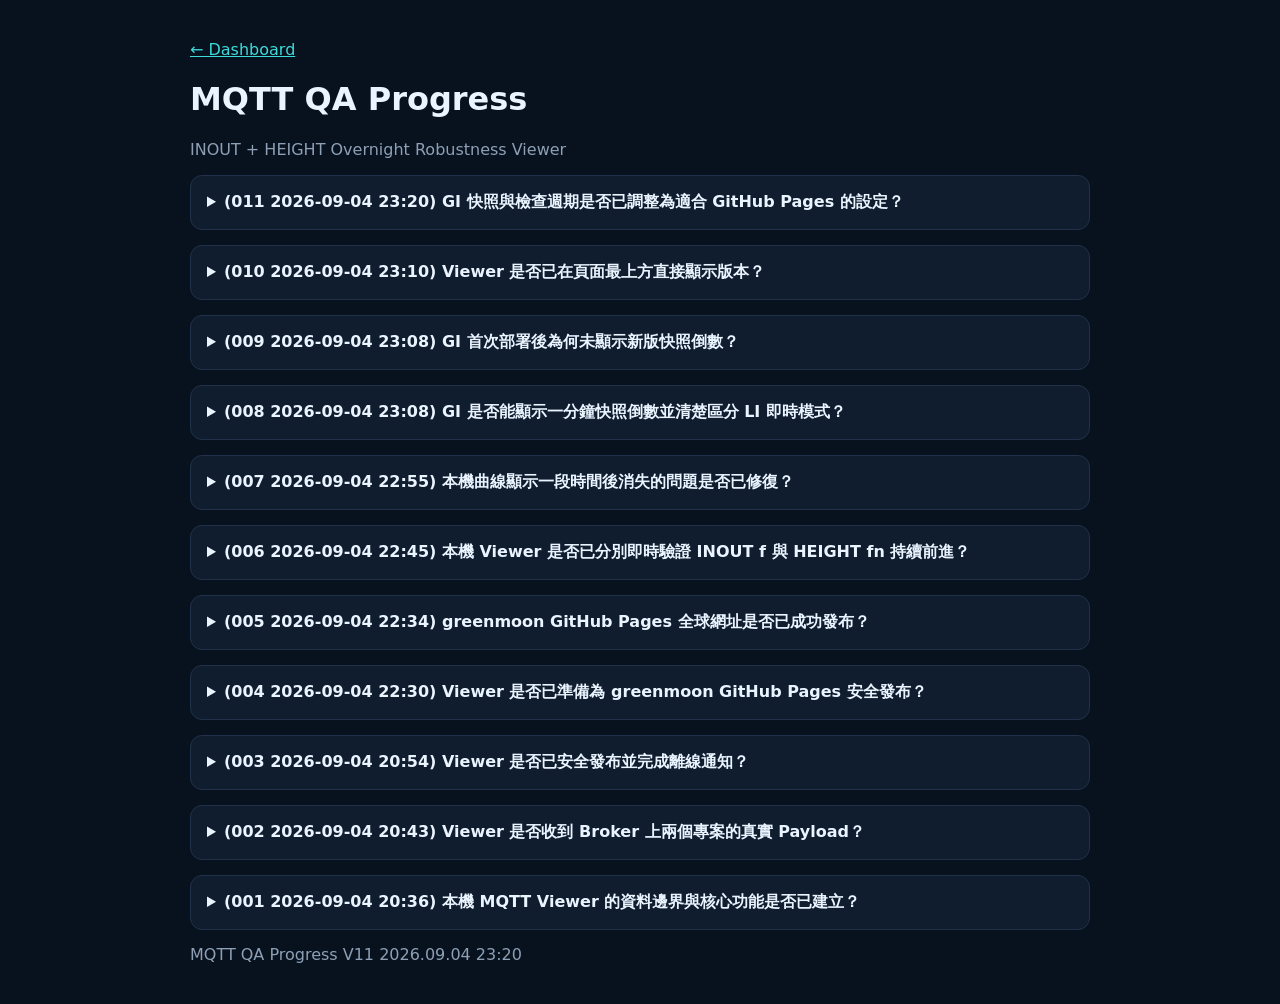
<file: docs/qa_mqtt_progress_daily_digest.html>
<!doctype html>
<html lang="zh-Hant"><head><meta charset="utf-8"><meta name="viewport" content="width=device-width,initial-scale=1">
<title>MQTT QA Progress V11 2026.09.04 23:20</title>
<style>body{max-width:900px;margin:40px auto;padding:0 20px;background:#08111e;color:#eaf4ff;font:16px system-ui}a{color:#3ddbd9}details{background:#101d2f;border:1px solid #203149;border-radius:12px;padding:16px;margin:15px 0}summary{cursor:pointer;font-weight:800}li{margin:8px 0}.muted{color:#8da0b5}</style>
</head><body><p><a href="../index.html">← Dashboard</a></p><h1>MQTT QA Progress</h1><p class="muted">INOUT + HEIGHT Overnight Robustness Viewer</p>
<details><summary>(011 2026-09-04 23:20) GI 快照與檢查週期是否已調整為適合 GitHub Pages 的設定？</summary><h3>已驗證答案</h3><p>是。V11 頁首直接顯示版本，GI 明確顯示 05:00 快照週期，並每 30 秒檢查一次新 snapshot.json。</p><h3>支持細節</h3><ul><li>快照年齡 0–7 分鐘顯示 VERIFIED SNAPSHOT。</li><li>超過 7 分鐘顯示 SNAPSHOT DELAYED；超過 15 分鐘顯示 SNAPSHOT OFFLINE。</li><li>LI 仍由 monitor.py 即時訂閱 MQTT，不受 GI 快照週期影響。</li><li>全球頁已實測顯示 V11、最後快照 23:20:54、快照週期 05:00，檢查倒數由 00:24 正常遞減至 00:22，瀏覽器錯誤為 0。</li></ul></details>
<details><summary>(010 2026-09-04 23:10) Viewer 是否已在頁面最上方直接顯示版本？</summary><h3>已驗證答案</h3><p>是。最上方品牌列現在顯示 JOYBIEN · REAL MQTT OBSERVABILITY · V10，使用者不必查看瀏覽器標題即可確認目前版本。</p><h3>支持細節</h3><ul><li>HTML 文件標題同步更新為 V10。</li><li>CSS 與 JavaScript 資源參數同步更新為 v=10，避免部署後讀取舊快取。</li></ul></details>
<details><summary>(009 2026-09-04 23:08) GI 首次部署後為何未顯示新版快照倒數？</summary><h3>已驗證答案</h3><p>GitHub Pages 已發布新版 index.html，但 CDN 仍回傳舊 app.js，因此新倒數節點存在卻由舊程式控制。已為 CSS 與 JavaScript 加入 V09 版本參數，強制全球頁面載入同版資源。</p><h3>支持細節</h3><ul><li>部署檢查時頁面標題為 V08，但快照時間仍為 -- 且倒數區塊保持隱藏，證實 HTML 與 JavaScript 版本不同步。</li><li>資源網址更新為 style.css?v=09 與 app.js?v=09。</li><li>V09 全球頁已驗證顯示最後快照 2026/9/4 23:06:38，倒數由 01:00 正常遞減至 00:47，過期資料如實顯示 SNAPSHOT OFFLINE。</li></ul></details>
<details><summary>(008 2026-09-04 23:08) GI 是否能顯示一分鐘快照倒數並清楚區分 LI 即時模式？</summary><h3>已驗證答案</h3><p>是。LI 已驗證顯示 LIVE MQTT 且隱藏快照倒數；GI 會顯示最後快照時間、01:00 倒數，並每分鐘以防快取網址檢查 snapshot.json。</p><h3>支持細節</h3><ul><li>取得新版本時顯示 NEW SNAPSHOT RECEIVED。</li><li>倒數結束但 GitHub Pages 尚未發布新檔時顯示 WAITING FOR SNAPSHOT DEPLOYMENT。</li><li>快照超過 90 秒與 3 分鐘時分別顯示 SNAPSHOT DELAYED 與 SNAPSHOT OFFLINE。</li><li>新增 export_snapshot.py，公開快照不含 Broker 位址，裝置 ID 已遮罩，每個專案保留最近 60 點曲線。</li></ul></details>
<details><summary>(007 2026-09-04 22:55) 本機曲線顯示一段時間後消失的問題是否已修復？</summary><h3>已驗證答案</h3><p>是。Canvas 現在使用固定的 CSS 邏輯高度，並只將 DPR 套用於內部像素緩衝區，避免每秒重繪時高度重複倍增而造成記憶體膨脹、白屏或破圖。</p><h3>支持細節</h3><ul><li>健康指數曲線固定為 240px；Frame Delta 與訊息間隔曲線固定為 210px。</li><li>DPR 上限設為 2，兼顧 Retina 清晰度與長時間記憶體穩定。</li><li>每次重繪使用 setTransform 重設比例，不累積 Canvas transform。</li><li>本機 BROKER CONNECTED 狀態下持續輪詢 12 秒，三張曲線重繪前後皆保持 480／420／420 內部像素高度，且瀏覽器錯誤數為 0。</li></ul></details>
<details><summary>(006 2026-09-04 22:45) 本機 Viewer 是否已分別即時驗證 INOUT f 與 HEIGHT fn 持續前進？</summary><h3>已驗證答案</h3><p>是。更新後的 MQTT Client 同時訂閱兩個 Topic，實測 INOUT f 與 HEIGHT fn 均持續增加，並已在同一頁加入 Frame Delta、訊息間隔與健康指數三組動態曲線。</p><h3>支持細節</h3><ul><li>INOUT 最新實測 f=626158，Frame Delta 約 12–13。</li><li>HEIGHT 最新實測 fn=1001844，Frame Delta 約 20。</li><li>兩者訊息間隔約 0.9–1.1 秒，有效率 100%，stall=0、rollback=0。</li><li>連續三次 Frame 不變會記錄 frame_stalled；Frame 倒退會記錄 frame_rollback。</li><li>Broker 未開放 WebSocket/TLS 常見連接埠，故 GitHub Pages 只能安全顯示已驗證快照；真正即時畫面由本機 monitor.py 提供。</li></ul></details>
<details><summary>(005 2026-09-04 22:34) greenmoon GitHub Pages 全球網址是否已成功發布？</summary><h3>已驗證答案</h3><p>是。Repo 已建立並推送至 greenmoon，GitHub Pages 首次建置狀態為 built，全球網址回傳 HTTP 200 且標題正確。</p><h3>支持細節</h3><ul><li>Repo：<a href="https://github.com/greenmoon/codex_on_MQTT_project">github.com/greenmoon/codex_on_MQTT_project</a></li><li>Global URL：<a href="https://greenmoon.github.io/codex_on_MQTT_project/">greenmoon.github.io/codex_on_MQTT_project</a></li><li>公開頁採用安全快照 fallback；本機啟動 monitor.py 時仍使用即時 MQTT API。</li></ul></details>
<details><summary>(004 2026-09-04 22:30) Viewer 是否已準備為 greenmoon GitHub Pages 安全發布？</summary><h3>已驗證答案</h3><p>是。已建立不依賴本機 API 的公開快照 fallback，排除 Broker 設定、原始 JSONL 與建置快取，並遮罩裝置 ID。</p><h3>支持細節</h3><ul><li>GitHub repo 名稱與本機資料夾一致：<code>codex_on_MQTT_project</code>。</li><li>公開頁仍顯示已驗證真實 Payload 欄位、健康指數與統計，但清楚標示 VERIFIED SNAPSHOT。</li><li>下一驗證：推送後確認 GitHub Pages HTTP 200 與頁面標題。</li></ul></details>
<details><summary>(003 2026-09-04 20:54) Viewer 是否已安全發布並完成離線通知？</summary><h3>已驗證答案</h3><p>是。公開安全快照已完成正式部署，全球網址可用，並已寄送標題含 FINISHED 與全球網址的 Gmail 通知至指定信箱。</p><h3>支持細節</h3><ul><li>Global URL：<a href="https://mqtt-inout-height-robustness.kevinwei0926.chatgpt.site">mqtt-inout-height-robustness.kevinwei0926.chatgpt.site</a></li><li>公開版已排除 Broker 設定、原始 JSONL，並遮罩裝置 ID。</li><li>公開版呈現已驗證快照，不宣稱為即時 Broker 連線。</li></ul></details>
<details><summary>(002 2026-09-04 20:43) Viewer 是否收到 Broker 上兩個專案的真實 Payload？</summary><h3>已驗證答案</h3><p>是。短期擷取期間 INOUT 與 HEIGHT 各連續收到有效 JSON，兩者有效率及當下健康指數皆為 100%。</p><h3>實測 Payload 證據</h3><ul><li>INOUT：f/s/i/o/e/id 欄位完整。</li><li>HEIGHT：id/install_loc 與原雷達 JSON 欄位完整。</li><li>兩個 Topic 均觀察到約 1 秒週期，短期內沒有 gap 或 JSON 解析失敗。</li><li>此結果只證明短期連線正常；整夜穩定度尚須持續監控後才能下結論。</li></ul></details>
<details><summary>(001 2026-09-04 20:36) 本機 MQTT Viewer 的資料邊界與核心功能是否已建立？</summary><h3>已驗證答案</h3><p>已建立只讀 MQTT 訂閱器、本機 API、JSONL 原始／故障記錄、雙專案即時 Payload 顯示、0–100 健康指數、動態曲線與歷史檔案載入／回放。</p><h3>支持細節</h3><ul><li>Topic：INOUT 使用 <code>inout</code>，HEIGHT 使用 <code>height</code>，預設週期均為 1 秒。</li><li>UART 仍由各 ESP32 韌體擁有；監控工具只讀 MQTT。</li></ul></details>
<footer class="muted">MQTT QA Progress V11 2026.09.04 23:20</footer></body></html>
</file>
